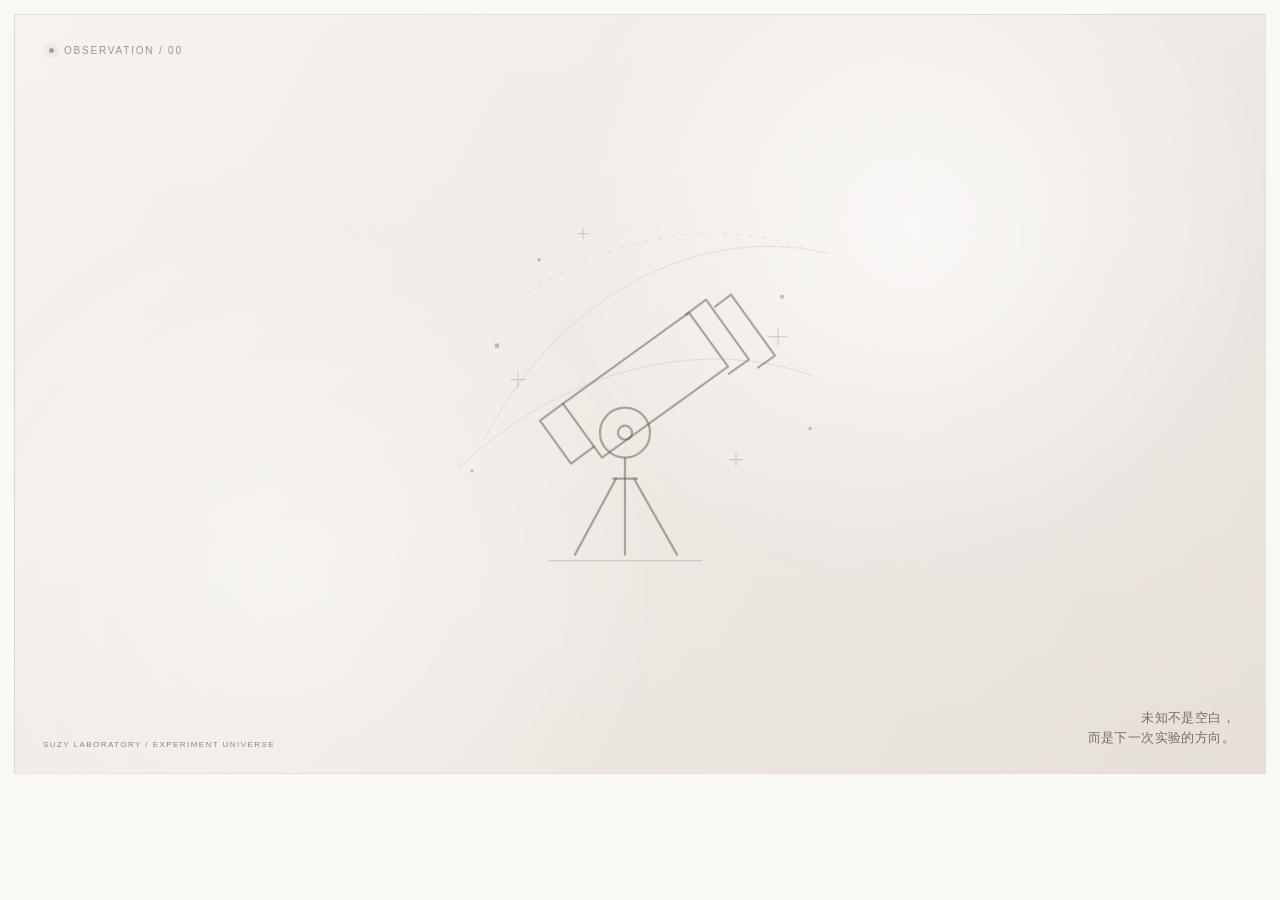
<file: lightweight-telescope-preview.html>
<!doctype html>
<html lang="zh-CN">
<head>
  <meta charset="utf-8" />
  <meta name="viewport" content="width=device-width,initial-scale=1" />
  <title>Suzy Laboratory · Lightweight Telescope Preview</title>
  <style>
    :root{
      --paper:#f4f0eb;
      --paper-2:#e7e0da;
      --ink:#665b54;
      --muted:#8b7f77;
      --line:rgba(95,82,74,.48);
      --hair:rgba(95,82,74,.22);
    }
    *{box-sizing:border-box}
    html,body{margin:0;min-height:100%;background:#faf8f5;color:var(--ink);font-family:Inter,-apple-system,BlinkMacSystemFont,"Segoe UI","PingFang SC","Hiragino Sans GB","Microsoft YaHei",sans-serif}
    body{display:grid;place-items:center;padding:14px}
    .panel{
      width:min(1500px,100%);
      min-height:min(760px,calc(100vh - 28px));
      position:relative;
      overflow:hidden;
      background:
        radial-gradient(circle at 72% 28%,rgba(255,255,255,.68),transparent 34%),
        radial-gradient(circle at 22% 75%,rgba(255,255,255,.42),transparent 33%),
        linear-gradient(118deg,var(--paper) 0%,#eee8e2 46%,var(--paper-2) 100%);
      border:1px solid rgba(92,76,66,.08);
    }
    .panel:before{
      content:"";
      position:absolute;inset:0;
      background-image:linear-gradient(rgba(255,255,255,.18),rgba(255,255,255,0));
      pointer-events:none;
    }
    .meta{
      position:absolute;left:28px;bottom:24px;
      font-size:8px;letter-spacing:.18em;text-transform:uppercase;
      color:rgba(73,61,54,.58);
    }
    .copy{
      position:absolute;right:30px;bottom:25px;
      width:min(260px,38vw);
      text-align:right;
      font-family:"Songti SC","STSong","Noto Serif CJK SC",serif;
      font-size:13px;line-height:1.55;letter-spacing:.03em;
      color:rgba(76,65,58,.72);
    }
    .mark{
      position:absolute;left:34px;top:30px;
      display:flex;align-items:center;gap:10px;
      font-size:10px;letter-spacing:.18em;text-transform:uppercase;
      color:rgba(83,70,62,.55);
    }
    .mark i{width:5px;height:5px;border-radius:50%;background:rgba(95,82,74,.52);box-shadow:0 0 0 5px rgba(95,82,74,.05)}
    .stage{
      position:absolute;inset:0;
      display:grid;place-items:center;
      transform:translateY(-1.5%);
    }
    svg{width:min(520px,46vw);height:auto;overflow:visible}
    .stroke{fill:none;stroke:var(--line);stroke-width:2.25;stroke-linecap:round;stroke-linejoin:round}
    .thin{fill:none;stroke:var(--hair);stroke-width:1.2;stroke-linecap:round}
    .dot{fill:rgba(95,82,74,.36)}
    .soft{fill:none;stroke:rgba(95,82,74,.13);stroke-width:1}
    .pulse{transform-origin:260px 260px;animation:float 7s ease-in-out infinite}
    .orbit{stroke-dasharray:4 9;animation:drift 16s linear infinite}
    @keyframes float{0%,100%{transform:translateY(0)}50%{transform:translateY(-7px)}}
    @keyframes drift{to{stroke-dashoffset:-52}}
    @media (max-width:760px){
      body{padding:0}.panel{min-height:100vh;border:0}
      svg{width:min(410px,78vw)}
      .copy{right:18px;bottom:20px;width:220px;font-size:12px}
      .meta{left:18px;bottom:20px}.mark{left:20px;top:22px}
    }
    @media (prefers-reduced-motion:reduce){.pulse,.orbit{animation:none}}
  </style>
</head>
<body>
  <main class="panel" aria-label="Suzy Laboratory lightweight telescope icon concept">
    <div class="mark"><i></i> observation / 00</div>

    <div class="stage">
      <svg viewBox="0 0 520 520" role="img" aria-label="轻量线性望远镜图标">
        <g class="soft">
          <path d="M104 317c74-143 215-218 345-186"/>
          <path d="M78 346c103-97 236-134 355-93"/>
          <path d="M147 171c90-61 193-75 283-44" class="orbit"/>
        </g>

        <g>
          <circle class="dot" cx="117" cy="223" r="2.4"/>
          <circle class="dot" cx="159" cy="137" r="1.7"/>
          <circle class="dot" cx="402" cy="174" r="2"/>
          <circle class="dot" cx="430" cy="306" r="1.6"/>
          <circle class="dot" cx="92" cy="348" r="1.5"/>
          <path class="thin" d="M131 257h14M138 250v14"/>
          <path class="thin" d="M389 214h18M398 205v18"/>
          <path class="thin" d="M350 337h12M356 331v12"/>
          <path class="thin" d="M198 111h10M203 106v10"/>
        </g>

        <g class="pulse">
          <path class="stroke" d="M183 281l126-91 39 54-126 91z"/>
          <path class="stroke" d="M306 192l20-15 43 60-20 14"/>
          <path class="stroke" d="M183 281l-23 17 31 43 23-17"/>
          <path class="stroke" d="M335 184l16-12 44 61-17 12"/>
          <circle class="stroke" cx="245" cy="310" r="25"/>
          <circle class="stroke" cx="245" cy="310" r="7"/>
          <path class="stroke" d="M245 336v20M233 356h24"/>
          <path class="stroke" d="M236 356l-41 76M254 356l43 76M245 356v76"/>
          <path class="thin" d="M169 438h153"/>
        </g>
      </svg>
    </div>

    <div class="meta">suzy laboratory / experiment universe</div>
    <div class="copy">未知不是空白，<br/>而是下一次实验的方向。</div>
  </main>
</body>
</html>
</file>
